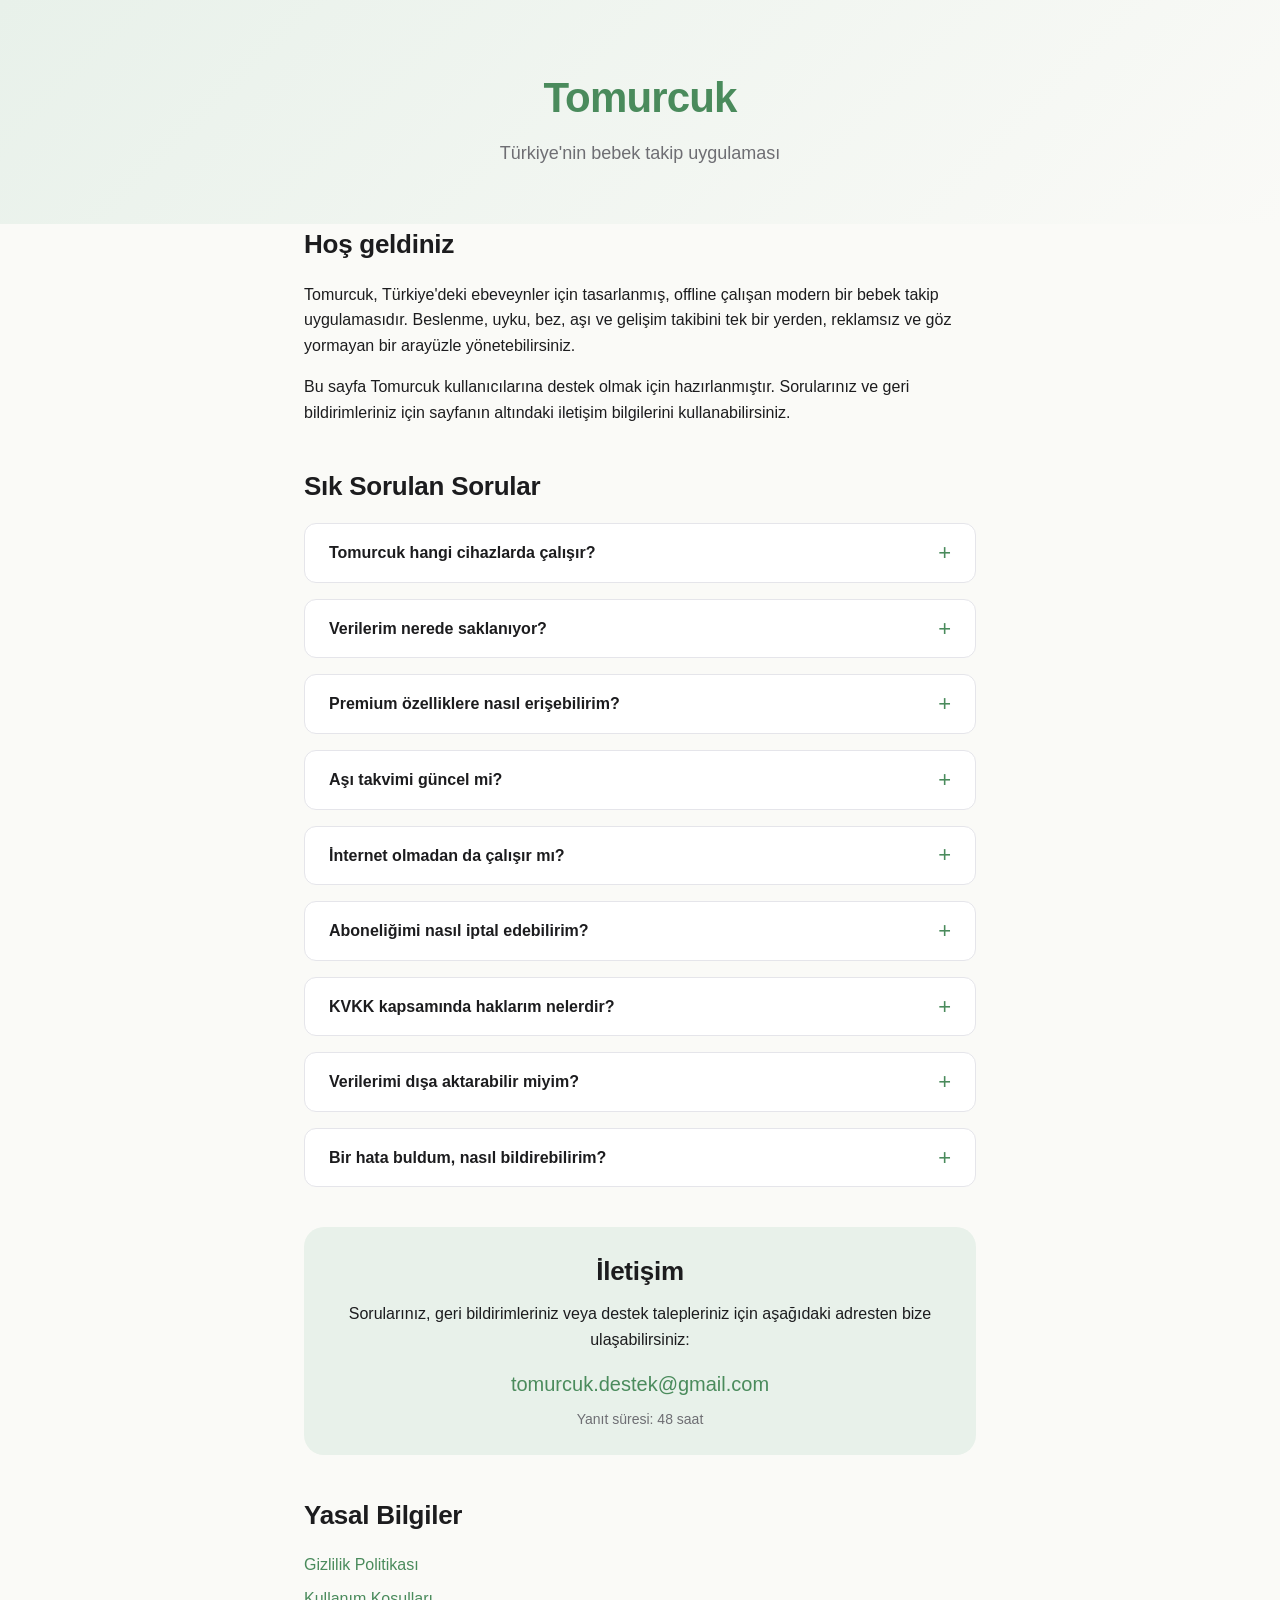
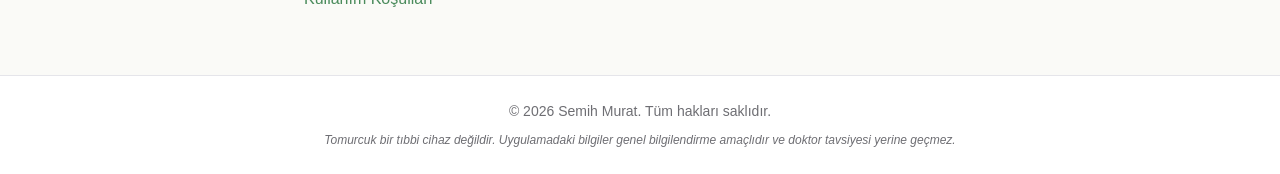
<file: index.html>
<!DOCTYPE html>
<html lang="tr">
<head>
  <meta charset="UTF-8">
  <meta name="viewport" content="width=device-width, initial-scale=1.0">
  <meta name="description" content="Tomurcuk — Türkiye'ye özel, KVKK uyumlu bebek takip uygulaması. Beslenme, uyku, bez, aşı ve gelişim takibi tek bir yerde.">
  <title>Tomurcuk — Destek</title>
  <link rel="stylesheet" href="style.css">
</head>
<body>
  <header class="hero">
    <div class="container">
      <h1 class="logo">Tomurcuk</h1>
      <p class="tagline">Türkiye'nin bebek takip uygulaması</p>
    </div>
  </header>

  <main class="container">
    <section class="intro">
      <h2>Hoş geldiniz</h2>
      <p>
        Tomurcuk, Türkiye'deki ebeveynler için tasarlanmış, offline çalışan
        modern bir bebek takip uygulamasıdır. Beslenme, uyku, bez, aşı ve
        gelişim takibini tek bir yerden, reklamsız ve göz yormayan bir arayüzle
        yönetebilirsiniz.
      </p>
      <p>
        Bu sayfa Tomurcuk kullanıcılarına destek olmak için hazırlanmıştır.
        Sorularınız ve geri bildirimleriniz için sayfanın altındaki iletişim
        bilgilerini kullanabilirsiniz.
      </p>
    </section>

    <section class="faq">
      <h2>Sık Sorulan Sorular</h2>

      <details>
        <summary>Tomurcuk hangi cihazlarda çalışır?</summary>
        <p>
          Tomurcuk, iOS 26.0 ve üzeri sürümlere sahip iPhone cihazlarda çalışır.
        </p>
      </details>

      <details>
        <summary>Verilerim nerede saklanıyor?</summary>
        <p>
          Tüm bebek verileri yalnızca cihazınızda saklanır. Tomurcuk hiçbir
          sunucuya veri göndermez, hesap oluşturmanızı istemez ve verilerinizi
          hiçbir zaman üçüncü taraflarla paylaşmaz. iPhone'unuzun iCloud
          Yedekleme özelliği açıksa, uygulama verileri cihazınızın genel
          yedeğine dahil edilebilir.
        </p>
      </details>

      <details>
        <summary>Premium özelliklere nasıl erişebilirim?</summary>
        <p>
          Premium; uyku penceresi tahmini, haftalık içgörüler, PDF doktor raporu
          ve birden fazla bebek takibini (en fazla 4) içerir. Aylık ve yıllık
          otomatik yenilenen abonelik olarak sunulur; güncel fiyatlar uygulama
          içinde ve App Store'da gösterilir. Yıllık planda uygun yeni aboneler
          için 7 gün ücretsiz deneme vardır. Aboneliği uygulamada
          <strong>Ayarlar &rarr; Premium'a geç</strong> ekranından
          başlatabilirsiniz. Tüm satın alımlar Apple App Store üzerinden
          işlenir. Ayrıntılar için <a href="terms.html">Kullanım Koşulları</a>
          sayfasına bakabilirsiniz. Kayıt, aşı, gelişim ve büyüme takibi gibi
          tüm temel özellikler ücretsizdir.
        </p>
      </details>


      <details>
        <summary>Aşı takvimi güncel mi?</summary>
        <p>
          Evet. Tomurcuk, T.C. Sağlık Bakanlığı'nın 2026 güncel bebeklik dönemi
          aşı takvimini içerir. 6'lı karma aşı (DaBT-İPA-Hib-HepB) dahil tüm
          aşılar takvime uygun şekilde planlanır.
        </p>
      </details>

      <details>
        <summary>İnternet olmadan da çalışır mı?</summary>
        <p>
          Evet. Tomurcuk offline-first prensibiyle tasarlanmıştır. Beslenme,
          uyku, bez, aşı, gelişim takibi ve tüm temel özellikler internet
          bağlantısı olmadan tam işlevsel çalışır. Yalnızca Premium satın alma
          ve abonelik doğrulama işlemleri için App Store bağlantısı gerekir.
        </p>
      </details>

      <details>
        <summary>Aboneliğimi nasıl iptal edebilirim?</summary>
        <p>
          App Store abonelikleri Apple üzerinden yönetilir. iPhone'unuzda
          <strong>Ayarlar &rarr; [Adınız] &rarr; Abonelikler</strong> yolunu
          izleyerek Tomurcuk aboneliğinizi iptal edebilirsiniz. İptal sonrası
          mevcut abonelik dönemi sonuna kadar premium özelliklerden
          yararlanmaya devam edersiniz.
        </p>
      </details>

      <details>
        <summary>KVKK kapsamında haklarım nelerdir?</summary>
        <p>
          6698 sayılı Kişisel Verilerin Korunması Kanunu kapsamında verilerinize
          erişme, düzeltme, silme ve işlenmesine itiraz etme haklarınız vardır.
          Tomurcuk verilerinizi cihazınızda tuttuğu için verilerinize doğrudan
          uygulama içinden erişebilir, dilediğiniz zaman silebilirsiniz.
          Detaylı bilgi için <a href="privacy.html">Gizlilik Politikası</a>
          sayfasını inceleyebilirsiniz.
        </p>
      </details>

      <details>
        <summary>Verilerimi dışa aktarabilir miyim?</summary>
        <p>
          Evet. Tüm kullanıcılar verilerini JSON formatında dışa aktarabilir.
          Premium kullanıcılar ayrıca doktor randevuları için hazır PDF rapor
          oluşturabilir. Bu özellikler <strong>Ayarlar &rarr; Veri &rarr;
          Verileri Dışarı Aktar</strong> ekranında yer alır.
        </p>
      </details>

      <details>
        <summary>Bir hata buldum, nasıl bildirebilirim?</summary>
        <p>
          Karşılaştığınız sorunu mümkünse cihaz modeli, iOS sürümü ve sorunun
          oluştuğu adımlarla birlikte
          <a href="mailto:tomurcuk.destek@gmail.com">tomurcuk.destek@gmail.com</a> adresine
          iletmeniz yeterlidir. Geri bildirimlerinize 48 saat içinde dönüş
          yaparız.
        </p>
      </details>
    </section>

    <section class="contact">
      <h2>İletişim</h2>
      <p>
        Sorularınız, geri bildirimleriniz veya destek talepleriniz için
        aşağıdaki adresten bize ulaşabilirsiniz:
      </p>
      <p class="email">
        <a href="mailto:tomurcuk.destek@gmail.com">tomurcuk.destek@gmail.com</a>
      </p>
      <p class="response-time">Yanıt süresi: 48 saat</p>
    </section>

    <section class="links">
      <h2>Yasal Bilgiler</h2>
      <ul>
        <li><a href="privacy.html">Gizlilik Politikası</a></li>
        <li><a href="terms.html">Kullanım Koşulları</a></li>
      </ul>
    </section>
  </main>

  <footer>
    <div class="container">
      <p>&copy; 2026 Semih Murat. Tüm hakları saklıdır.</p>
      <p class="disclaimer">
        Tomurcuk bir tıbbi cihaz değildir. Uygulamadaki bilgiler genel
        bilgilendirme amaçlıdır ve doktor tavsiyesi yerine geçmez.
      </p>
    </div>
  </footer>
</body>
</html>
</file>
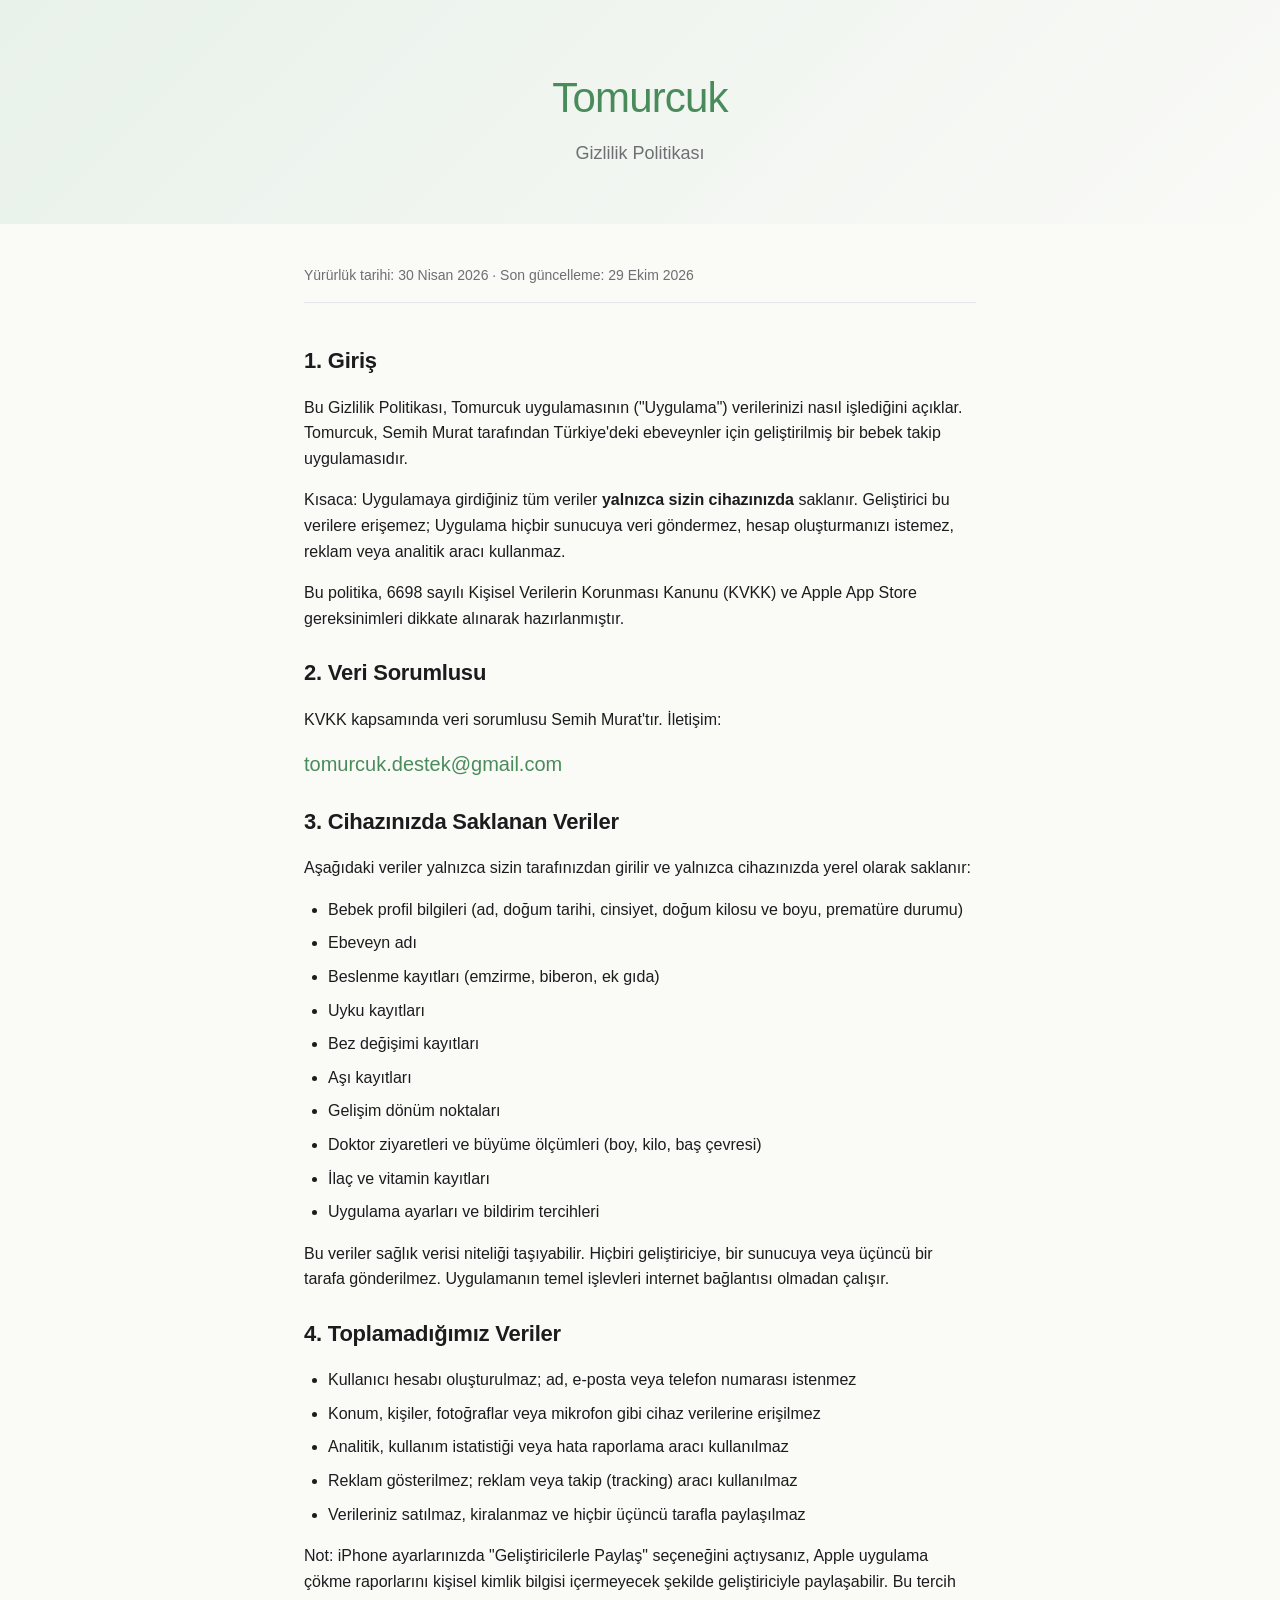
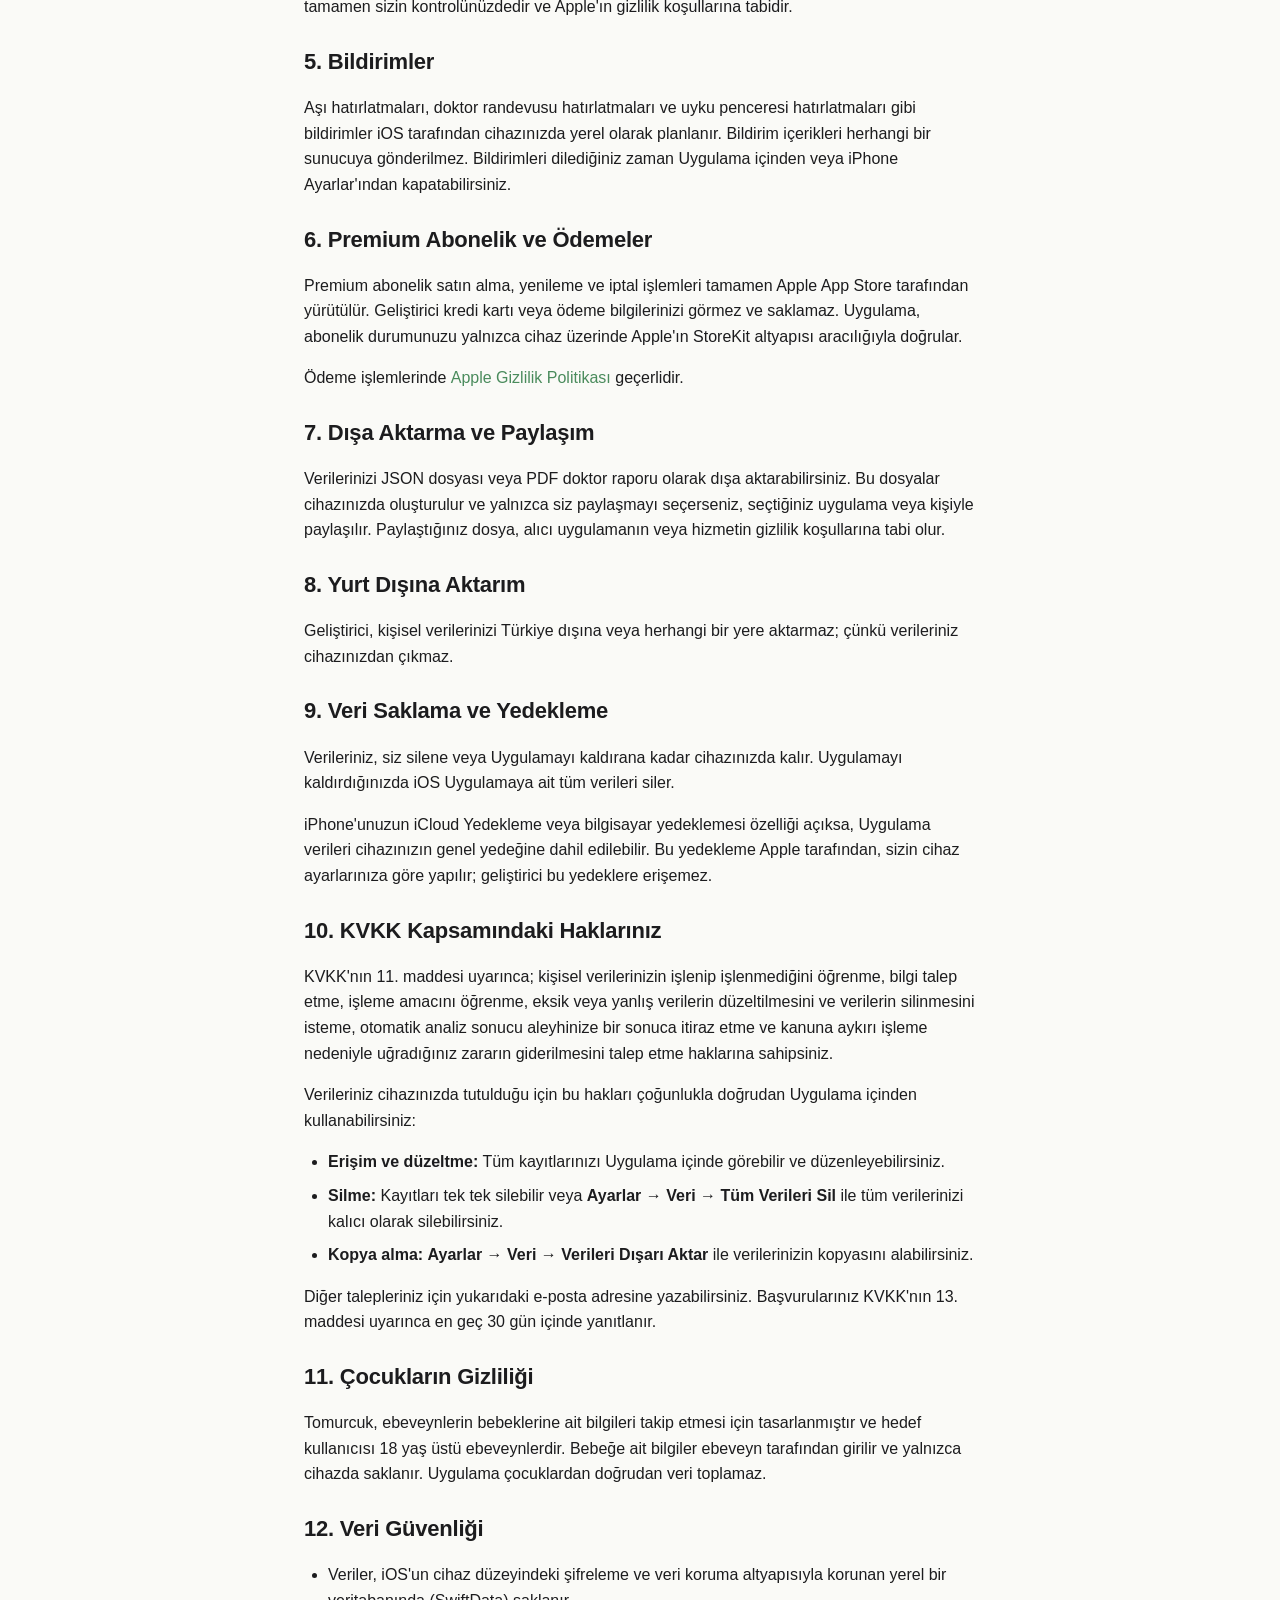
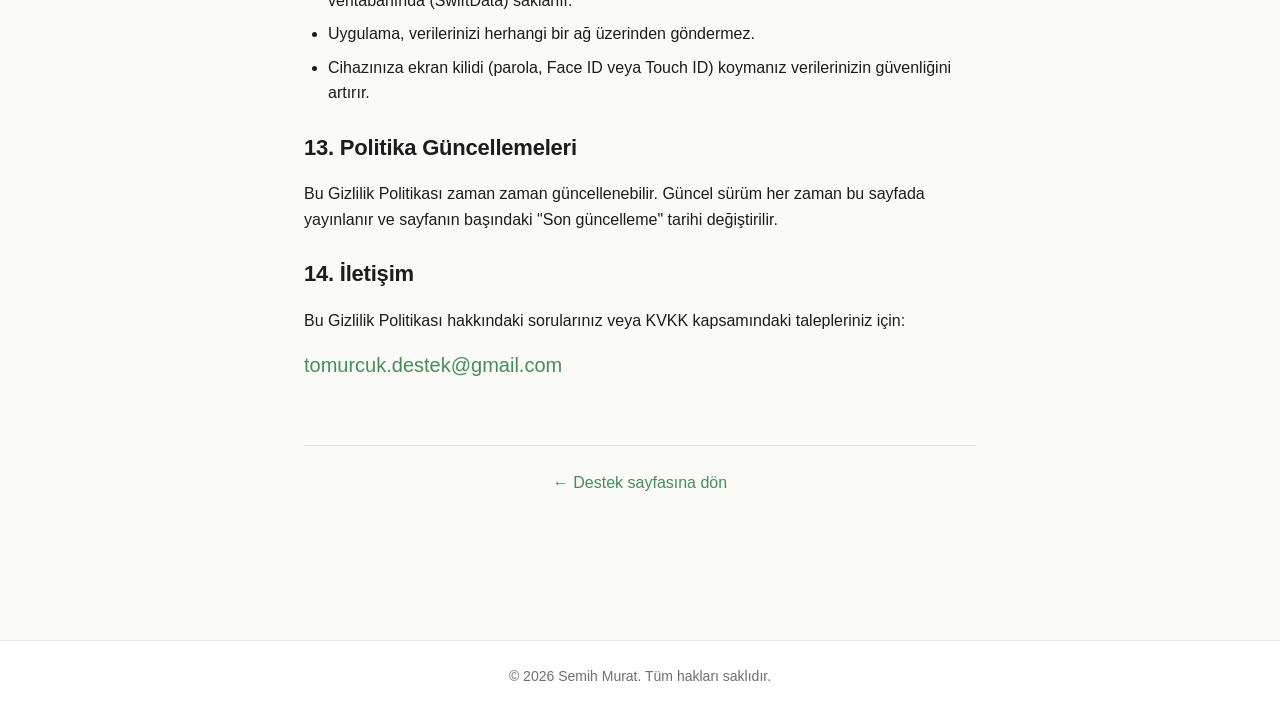
<file: privacy.html>
<!DOCTYPE html>
<html lang="tr">
<head>
  <meta charset="UTF-8">
  <meta name="viewport" content="width=device-width, initial-scale=1.0">
  <meta name="description" content="Tomurcuk uygulamasının gizlilik politikası ve KVKK aydınlatma metni.">
  <title>Tomurcuk — Gizlilik Politikası</title>
  <link rel="stylesheet" href="style.css">
</head>
<body>
  <header class="hero">
    <div class="container">
      <h1 class="logo"><a href="index.html">Tomurcuk</a></h1>
      <p class="tagline">Gizlilik Politikası</p>
    </div>
  </header>

  <main class="container legal">
    <p class="meta">Yürürlük tarihi: 30 Nisan 2026 &middot; Son güncelleme: 29 Ekim 2026</p>

    <section>
      <h2>1. Giriş</h2>
      <p>
        Bu Gizlilik Politikası, Tomurcuk uygulamasının ("Uygulama") verilerinizi
        nasıl işlediğini açıklar. Tomurcuk, Semih Murat tarafından Türkiye'deki
        ebeveynler için geliştirilmiş bir bebek takip uygulamasıdır.
      </p>
      <p>
        Kısaca: Uygulamaya girdiğiniz tüm veriler <strong>yalnızca sizin
        cihazınızda</strong> saklanır. Geliştirici bu verilere erişemez; Uygulama
        hiçbir sunucuya veri göndermez, hesap oluşturmanızı istemez, reklam veya
        analitik aracı kullanmaz.
      </p>
      <p>
        Bu politika, 6698 sayılı Kişisel Verilerin Korunması Kanunu (KVKK) ve
        Apple App Store gereksinimleri dikkate alınarak hazırlanmıştır.
      </p>
    </section>

    <section>
      <h2>2. Veri Sorumlusu</h2>
      <p>
        KVKK kapsamında veri sorumlusu Semih Murat'tır. İletişim:
      </p>
      <p class="email">
        <a href="mailto:tomurcuk.destek@gmail.com">tomurcuk.destek@gmail.com</a>
      </p>
    </section>

    <section>
      <h2>3. Cihazınızda Saklanan Veriler</h2>
      <p>
        Aşağıdaki veriler yalnızca sizin tarafınızdan girilir ve yalnızca
        cihazınızda yerel olarak saklanır:
      </p>
      <ul>
        <li>Bebek profil bilgileri (ad, doğum tarihi, cinsiyet, doğum kilosu ve boyu, prematüre durumu)</li>
        <li>Ebeveyn adı</li>
        <li>Beslenme kayıtları (emzirme, biberon, ek gıda)</li>
        <li>Uyku kayıtları</li>
        <li>Bez değişimi kayıtları</li>
        <li>Aşı kayıtları</li>
        <li>Gelişim dönüm noktaları</li>
        <li>Doktor ziyaretleri ve büyüme ölçümleri (boy, kilo, baş çevresi)</li>
        <li>İlaç ve vitamin kayıtları</li>
        <li>Uygulama ayarları ve bildirim tercihleri</li>
      </ul>
      <p>
        Bu veriler sağlık verisi niteliği taşıyabilir. Hiçbiri geliştiriciye,
        bir sunucuya veya üçüncü bir tarafa gönderilmez. Uygulamanın temel
        işlevleri internet bağlantısı olmadan çalışır.
      </p>
    </section>

    <section>
      <h2>4. Toplamadığımız Veriler</h2>
      <ul>
        <li>Kullanıcı hesabı oluşturulmaz; ad, e-posta veya telefon numarası istenmez</li>
        <li>Konum, kişiler, fotoğraflar veya mikrofon gibi cihaz verilerine erişilmez</li>
        <li>Analitik, kullanım istatistiği veya hata raporlama aracı kullanılmaz</li>
        <li>Reklam gösterilmez; reklam veya takip (tracking) aracı kullanılmaz</li>
        <li>Verileriniz satılmaz, kiralanmaz ve hiçbir üçüncü tarafla paylaşılmaz</li>
      </ul>
      <p>
        Not: iPhone ayarlarınızda "Geliştiricilerle Paylaş" seçeneğini
        açtıysanız, Apple uygulama çökme raporlarını kişisel kimlik bilgisi
        içermeyecek şekilde geliştiriciyle paylaşabilir. Bu tercih tamamen
        sizin kontrolünüzdedir ve Apple'ın gizlilik koşullarına tabidir.
      </p>
    </section>

    <section>
      <h2>5. Bildirimler</h2>
      <p>
        Aşı hatırlatmaları, doktor randevusu hatırlatmaları ve uyku penceresi
        hatırlatmaları gibi bildirimler iOS tarafından cihazınızda yerel olarak
        planlanır. Bildirim içerikleri herhangi bir sunucuya gönderilmez.
        Bildirimleri dilediğiniz zaman Uygulama içinden veya iPhone
        Ayarlar'ından kapatabilirsiniz.
      </p>
    </section>

    <section>
      <h2>6. Premium Abonelik ve Ödemeler</h2>
      <p>
        Premium abonelik satın alma, yenileme ve iptal işlemleri tamamen Apple
        App Store tarafından yürütülür. Geliştirici kredi kartı veya ödeme
        bilgilerinizi görmez ve saklamaz. Uygulama, abonelik durumunuzu yalnızca
        cihaz üzerinde Apple'ın StoreKit altyapısı aracılığıyla doğrular.
      </p>
      <p>
        Ödeme işlemlerinde
        <a href="https://www.apple.com/tr/legal/privacy/" target="_blank" rel="noopener">Apple Gizlilik Politikası</a>
        geçerlidir.
      </p>
    </section>

    <section>
      <h2>7. Dışa Aktarma ve Paylaşım</h2>
      <p>
        Verilerinizi JSON dosyası veya PDF doktor raporu olarak dışa
        aktarabilirsiniz. Bu dosyalar cihazınızda oluşturulur ve yalnızca siz
        paylaşmayı seçerseniz, seçtiğiniz uygulama veya kişiyle paylaşılır.
        Paylaştığınız dosya, alıcı uygulamanın veya hizmetin gizlilik
        koşullarına tabi olur.
      </p>
    </section>

    <section>
      <h2>8. Yurt Dışına Aktarım</h2>
      <p>
        Geliştirici, kişisel verilerinizi Türkiye dışına veya herhangi bir
        yere aktarmaz; çünkü verileriniz cihazınızdan çıkmaz.
      </p>
    </section>

    <section>
      <h2>9. Veri Saklama ve Yedekleme</h2>
      <p>
        Verileriniz, siz silene veya Uygulamayı kaldırana kadar cihazınızda
        kalır. Uygulamayı kaldırdığınızda iOS Uygulamaya ait tüm verileri
        siler.
      </p>
      <p>
        iPhone'unuzun iCloud Yedekleme veya bilgisayar yedeklemesi özelliği
        açıksa, Uygulama verileri cihazınızın genel yedeğine dahil edilebilir.
        Bu yedekleme Apple tarafından, sizin cihaz ayarlarınıza göre yapılır;
        geliştirici bu yedeklere erişemez.
      </p>
    </section>

    <section>
      <h2>10. KVKK Kapsamındaki Haklarınız</h2>
      <p>
        KVKK'nın 11. maddesi uyarınca; kişisel verilerinizin işlenip
        işlenmediğini öğrenme, bilgi talep etme, işleme amacını öğrenme,
        eksik veya yanlış verilerin düzeltilmesini ve verilerin silinmesini
        isteme, otomatik analiz sonucu aleyhinize bir sonuca itiraz etme ve
        kanuna aykırı işleme nedeniyle uğradığınız zararın giderilmesini talep
        etme haklarına sahipsiniz.
      </p>
      <p>
        Verileriniz cihazınızda tutulduğu için bu hakları çoğunlukla doğrudan
        Uygulama içinden kullanabilirsiniz:
      </p>
      <ul>
        <li><strong>Erişim ve düzeltme:</strong> Tüm kayıtlarınızı Uygulama içinde görebilir ve düzenleyebilirsiniz.</li>
        <li><strong>Silme:</strong> Kayıtları tek tek silebilir veya <strong>Ayarlar &rarr; Veri &rarr; Tüm Verileri Sil</strong> ile tüm verilerinizi kalıcı olarak silebilirsiniz.</li>
        <li><strong>Kopya alma:</strong> <strong>Ayarlar &rarr; Veri &rarr; Verileri Dışarı Aktar</strong> ile verilerinizin kopyasını alabilirsiniz.</li>
      </ul>
      <p>
        Diğer talepleriniz için yukarıdaki e-posta adresine yazabilirsiniz.
        Başvurularınız KVKK'nın 13. maddesi uyarınca en geç 30 gün içinde
        yanıtlanır.
      </p>
    </section>

    <section>
      <h2>11. Çocukların Gizliliği</h2>
      <p>
        Tomurcuk, ebeveynlerin bebeklerine ait bilgileri takip etmesi için
        tasarlanmıştır ve hedef kullanıcısı 18 yaş üstü ebeveynlerdir.
        Bebeğe ait bilgiler ebeveyn tarafından girilir ve yalnızca cihazda
        saklanır. Uygulama çocuklardan doğrudan veri toplamaz.
      </p>
    </section>

    <section>
      <h2>12. Veri Güvenliği</h2>
      <ul>
        <li>Veriler, iOS'un cihaz düzeyindeki şifreleme ve veri koruma altyapısıyla korunan yerel bir veritabanında (SwiftData) saklanır.</li>
        <li>Uygulama, verilerinizi herhangi bir ağ üzerinden göndermez.</li>
        <li>Cihazınıza ekran kilidi (parola, Face ID veya Touch ID) koymanız verilerinizin güvenliğini artırır.</li>
      </ul>
    </section>

    <section>
      <h2>13. Politika Güncellemeleri</h2>
      <p>
        Bu Gizlilik Politikası zaman zaman güncellenebilir. Güncel sürüm her
        zaman bu sayfada yayınlanır ve sayfanın başındaki "Son güncelleme"
        tarihi değiştirilir.
      </p>
    </section>

    <section>
      <h2>14. İletişim</h2>
      <p>
        Bu Gizlilik Politikası hakkındaki sorularınız veya KVKK kapsamındaki
        talepleriniz için:
      </p>
      <p class="email">
        <a href="mailto:tomurcuk.destek@gmail.com">tomurcuk.destek@gmail.com</a>
      </p>
    </section>

    <p class="back-link">
      <a href="index.html">&larr; Destek sayfasına dön</a>
    </p>
  </main>

  <footer>
    <div class="container">
      <p>&copy; 2026 Semih Murat. Tüm hakları saklıdır.</p>
    </div>
  </footer>
</body>
</html>
</file>
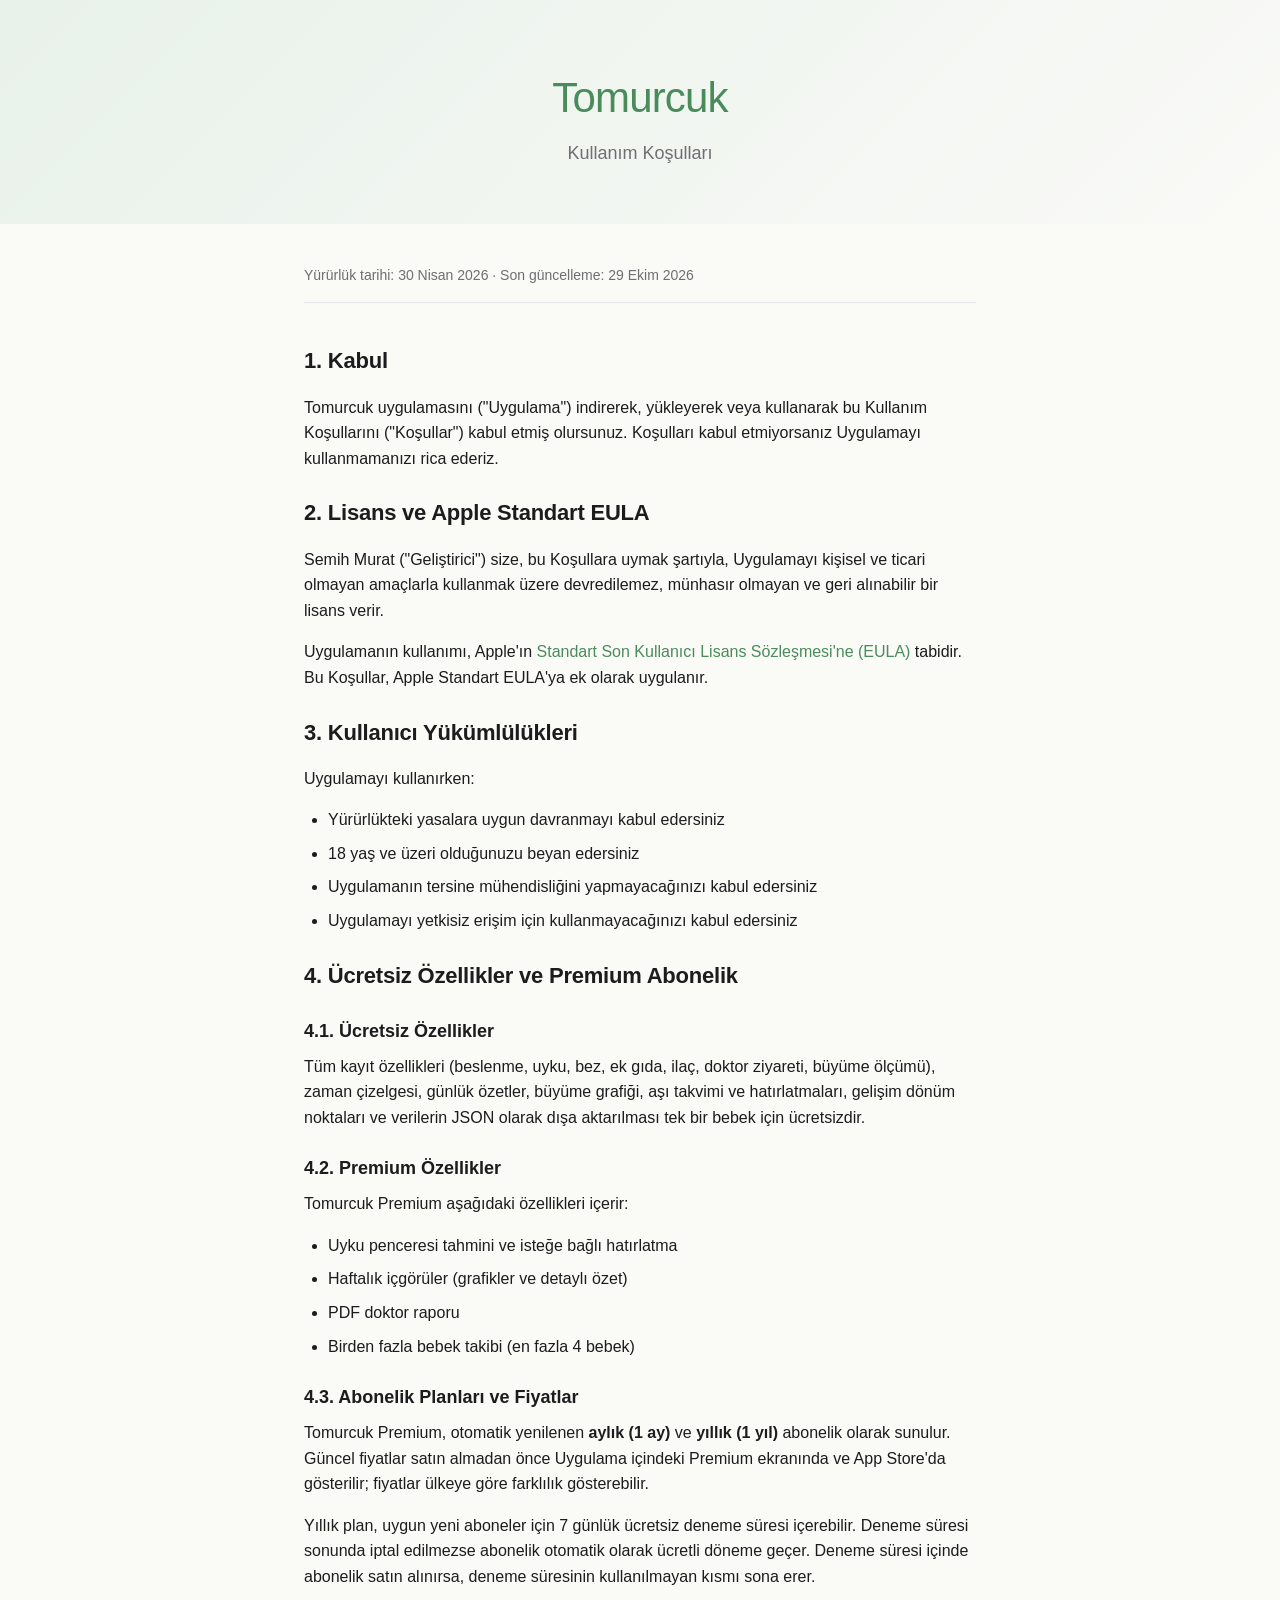
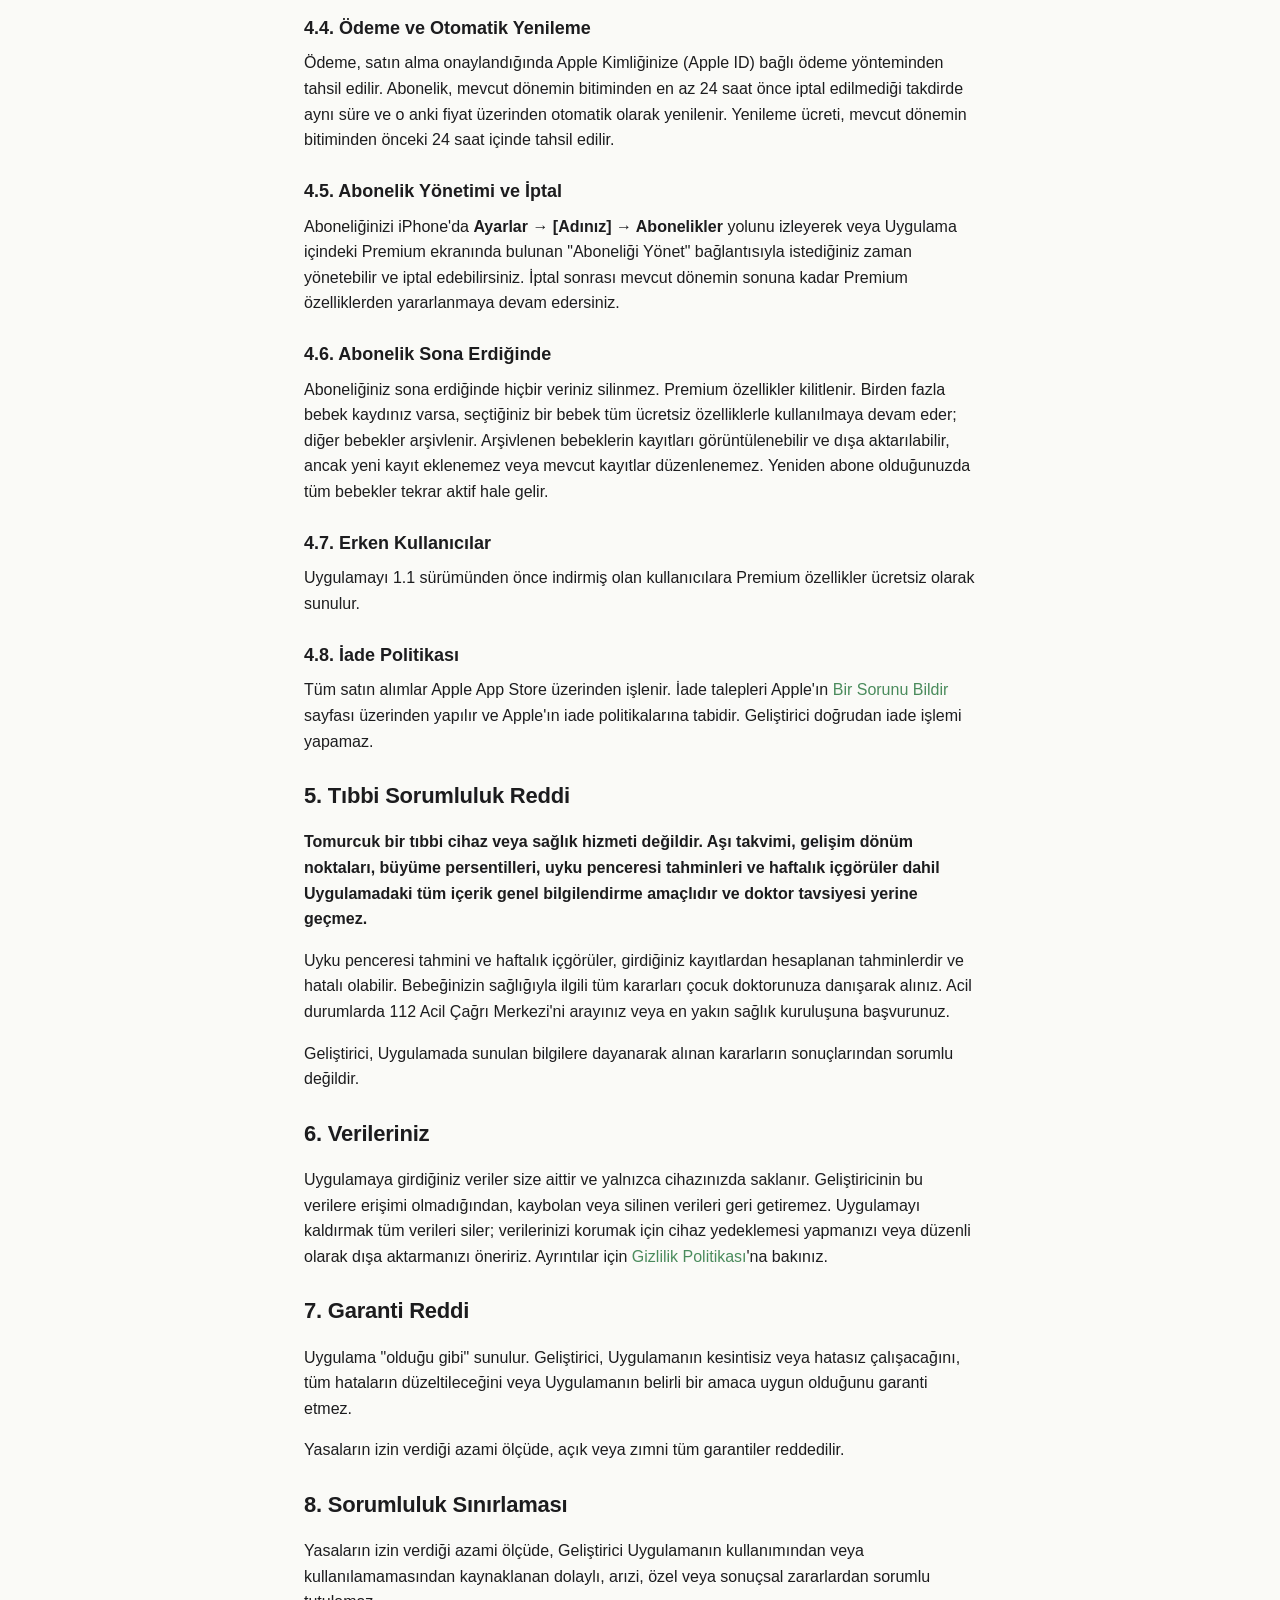
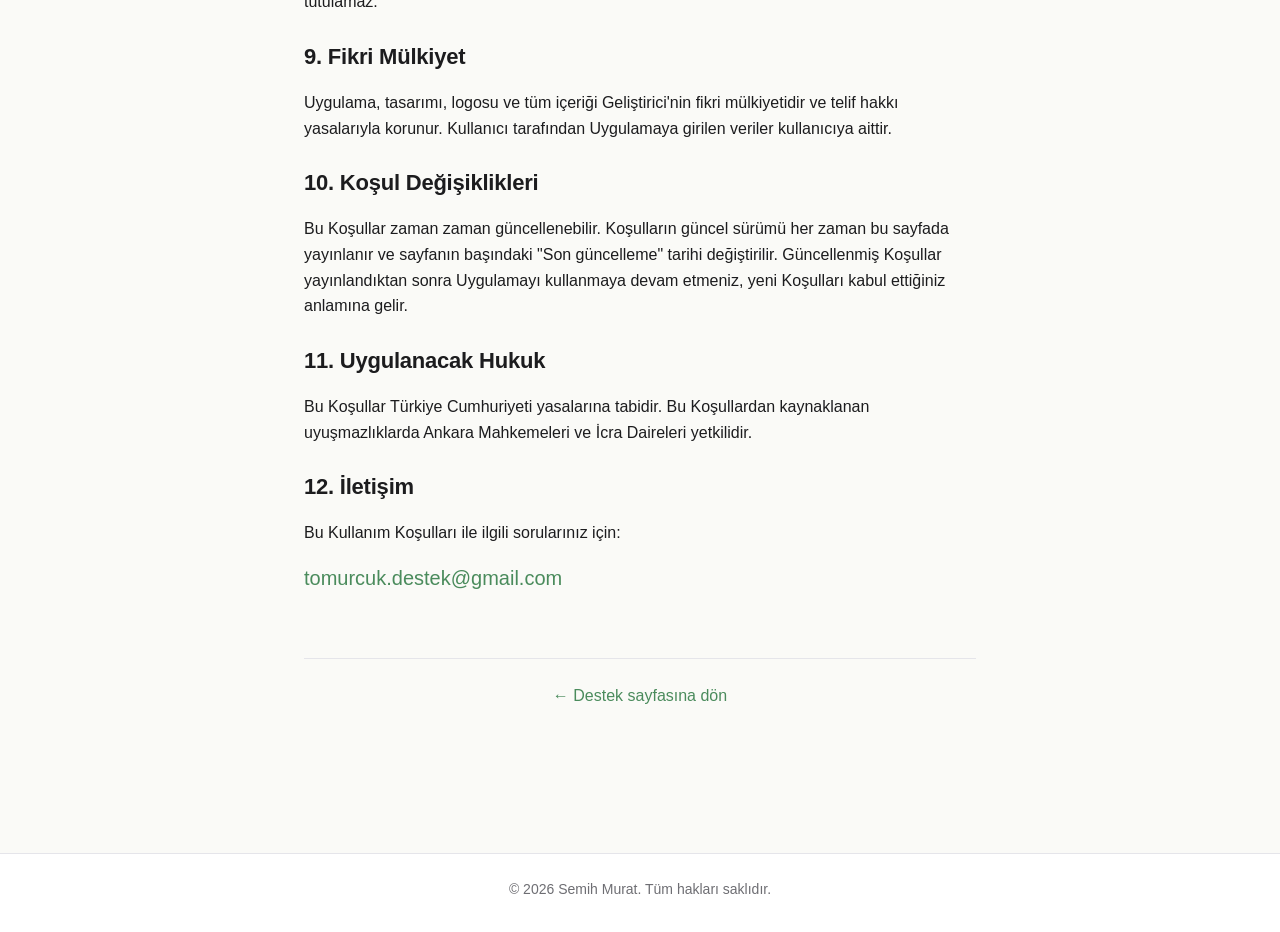
<file: terms.html>
<!DOCTYPE html>
<html lang="tr">
<head>
  <meta charset="UTF-8">
  <meta name="viewport" content="width=device-width, initial-scale=1.0">
  <meta name="description" content="Tomurcuk uygulamasının kullanım koşulları.">
  <title>Tomurcuk — Kullanım Koşulları</title>
  <link rel="stylesheet" href="style.css">
</head>
<body>
  <header class="hero">
    <div class="container">
      <h1 class="logo"><a href="index.html">Tomurcuk</a></h1>
      <p class="tagline">Kullanım Koşulları</p>
    </div>
  </header>

  <main class="container legal">
    <p class="meta">Yürürlük tarihi: 30 Nisan 2026 &middot; Son güncelleme: 29 Ekim 2026</p>

    <section>
      <h2>1. Kabul</h2>
      <p>
        Tomurcuk uygulamasını ("Uygulama") indirerek, yükleyerek veya kullanarak
        bu Kullanım Koşullarını ("Koşullar") kabul etmiş olursunuz. Koşulları
        kabul etmiyorsanız Uygulamayı kullanmamanızı rica ederiz.
      </p>
    </section>

    <section>
      <h2>2. Lisans ve Apple Standart EULA</h2>
      <p>
        Semih Murat ("Geliştirici") size, bu Koşullara uymak şartıyla,
        Uygulamayı kişisel ve ticari olmayan amaçlarla kullanmak üzere
        devredilemez, münhasır olmayan ve geri alınabilir bir lisans verir.
      </p>
      <p>
        Uygulamanın kullanımı, Apple'ın
        <a href="https://www.apple.com/legal/internet-services/itunes/dev/stdeula/" target="_blank" rel="noopener">Standart Son Kullanıcı Lisans Sözleşmesi'ne (EULA)</a>
        tabidir. Bu Koşullar, Apple Standart EULA'ya ek olarak uygulanır.
      </p>
    </section>

    <section>
      <h2>3. Kullanıcı Yükümlülükleri</h2>
      <p>Uygulamayı kullanırken:</p>
      <ul>
        <li>Yürürlükteki yasalara uygun davranmayı kabul edersiniz</li>
        <li>18 yaş ve üzeri olduğunuzu beyan edersiniz</li>
        <li>Uygulamanın tersine mühendisliğini yapmayacağınızı kabul edersiniz</li>
        <li>Uygulamayı yetkisiz erişim için kullanmayacağınızı kabul edersiniz</li>
      </ul>
    </section>

    <section>
      <h2>4. Ücretsiz Özellikler ve Premium Abonelik</h2>

      <h3>4.1. Ücretsiz Özellikler</h3>
      <p>
        Tüm kayıt özellikleri (beslenme, uyku, bez, ek gıda, ilaç, doktor
        ziyareti, büyüme ölçümü), zaman çizelgesi, günlük özetler, büyüme
        grafiği, aşı takvimi ve hatırlatmaları, gelişim dönüm noktaları ve
        verilerin JSON olarak dışa aktarılması tek bir bebek için ücretsizdir.
      </p>

      <h3>4.2. Premium Özellikler</h3>
      <p>Tomurcuk Premium aşağıdaki özellikleri içerir:</p>
      <ul>
        <li>Uyku penceresi tahmini ve isteğe bağlı hatırlatma</li>
        <li>Haftalık içgörüler (grafikler ve detaylı özet)</li>
        <li>PDF doktor raporu</li>
        <li>Birden fazla bebek takibi (en fazla 4 bebek)</li>
      </ul>

      <h3>4.3. Abonelik Planları ve Fiyatlar</h3>
      <p>
        Tomurcuk Premium, otomatik yenilenen <strong>aylık (1 ay)</strong> ve
        <strong>yıllık (1 yıl)</strong> abonelik olarak sunulur. Güncel fiyatlar
        satın almadan önce Uygulama içindeki Premium ekranında ve App Store'da
        gösterilir; fiyatlar ülkeye göre farklılık gösterebilir.
      </p>
      <p>
        Yıllık plan, uygun yeni aboneler için 7 günlük ücretsiz deneme süresi
        içerebilir. Deneme süresi sonunda iptal edilmezse abonelik otomatik
        olarak ücretli döneme geçer. Deneme süresi içinde abonelik satın
        alınırsa, deneme süresinin kullanılmayan kısmı sona erer.
      </p>

      <h3>4.4. Ödeme ve Otomatik Yenileme</h3>
      <p>
        Ödeme, satın alma onaylandığında Apple Kimliğinize (Apple ID) bağlı
        ödeme yönteminden tahsil edilir. Abonelik, mevcut dönemin bitiminden en
        az 24 saat önce iptal edilmediği takdirde aynı süre ve o anki fiyat
        üzerinden otomatik olarak yenilenir. Yenileme ücreti, mevcut dönemin
        bitiminden önceki 24 saat içinde tahsil edilir.
      </p>

      <h3>4.5. Abonelik Yönetimi ve İptal</h3>
      <p>
        Aboneliğinizi iPhone'da <strong>Ayarlar &rarr; [Adınız] &rarr;
        Abonelikler</strong> yolunu izleyerek veya Uygulama içindeki Premium
        ekranında bulunan "Aboneliği Yönet" bağlantısıyla istediğiniz zaman
        yönetebilir ve iptal edebilirsiniz. İptal sonrası mevcut dönemin
        sonuna kadar Premium özelliklerden yararlanmaya devam edersiniz.
      </p>

      <h3>4.6. Abonelik Sona Erdiğinde</h3>
      <p>
        Aboneliğiniz sona erdiğinde hiçbir veriniz silinmez. Premium
        özellikler kilitlenir. Birden fazla bebek kaydınız varsa, seçtiğiniz
        bir bebek tüm ücretsiz özelliklerle kullanılmaya devam eder; diğer
        bebekler arşivlenir. Arşivlenen bebeklerin kayıtları görüntülenebilir
        ve dışa aktarılabilir, ancak yeni kayıt eklenemez veya mevcut kayıtlar
        düzenlenemez. Yeniden abone olduğunuzda tüm bebekler tekrar aktif
        hale gelir.
      </p>

      <h3>4.7. Erken Kullanıcılar</h3>
      <p>
        Uygulamayı 1.1 sürümünden önce indirmiş olan kullanıcılara Premium
        özellikler ücretsiz olarak sunulur.
      </p>

      <h3>4.8. İade Politikası</h3>
      <p>
        Tüm satın alımlar Apple App Store üzerinden işlenir. İade talepleri
        Apple'ın
        <a href="https://reportaproblem.apple.com" target="_blank" rel="noopener">Bir Sorunu Bildir</a>
        sayfası üzerinden yapılır ve Apple'ın iade politikalarına tabidir.
        Geliştirici doğrudan iade işlemi yapamaz.
      </p>
    </section>

    <section>
      <h2>5. Tıbbi Sorumluluk Reddi</h2>
      <p>
        <strong>
          Tomurcuk bir tıbbi cihaz veya sağlık hizmeti değildir. Aşı takvimi,
          gelişim dönüm noktaları, büyüme persentilleri, uyku penceresi
          tahminleri ve haftalık içgörüler dahil Uygulamadaki tüm içerik genel
          bilgilendirme amaçlıdır ve doktor tavsiyesi yerine geçmez.
        </strong>
      </p>
      <p>
        Uyku penceresi tahmini ve haftalık içgörüler, girdiğiniz kayıtlardan
        hesaplanan tahminlerdir ve hatalı olabilir. Bebeğinizin sağlığıyla
        ilgili tüm kararları çocuk doktorunuza danışarak alınız. Acil
        durumlarda 112 Acil Çağrı Merkezi'ni arayınız veya en yakın sağlık
        kuruluşuna başvurunuz.
      </p>
      <p>
        Geliştirici, Uygulamada sunulan bilgilere dayanarak alınan kararların
        sonuçlarından sorumlu değildir.
      </p>
    </section>

    <section>
      <h2>6. Verileriniz</h2>
      <p>
        Uygulamaya girdiğiniz veriler size aittir ve yalnızca cihazınızda
        saklanır. Geliştiricinin bu verilere erişimi olmadığından, kaybolan
        veya silinen verileri geri getiremez. Uygulamayı kaldırmak tüm
        verileri siler; verilerinizi korumak için cihaz yedeklemesi yapmanızı
        veya düzenli olarak dışa aktarmanızı öneririz. Ayrıntılar için
        <a href="privacy.html">Gizlilik Politikası</a>'na bakınız.
      </p>
    </section>

    <section>
      <h2>7. Garanti Reddi</h2>
      <p>
        Uygulama "olduğu gibi" sunulur. Geliştirici, Uygulamanın kesintisiz veya
        hatasız çalışacağını, tüm hataların düzeltileceğini veya Uygulamanın
        belirli bir amaca uygun olduğunu garanti etmez.
      </p>
      <p>
        Yasaların izin verdiği azami ölçüde, açık veya zımni tüm garantiler
        reddedilir.
      </p>
    </section>

    <section>
      <h2>8. Sorumluluk Sınırlaması</h2>
      <p>
        Yasaların izin verdiği azami ölçüde, Geliştirici Uygulamanın kullanımından
        veya kullanılamamasından kaynaklanan dolaylı, arızi, özel veya sonuçsal
        zararlardan sorumlu tutulamaz.
      </p>
    </section>

    <section>
      <h2>9. Fikri Mülkiyet</h2>
      <p>
        Uygulama, tasarımı, logosu ve tüm içeriği Geliştirici'nin fikri
        mülkiyetidir ve telif hakkı yasalarıyla korunur. Kullanıcı tarafından
        Uygulamaya girilen veriler kullanıcıya aittir.
      </p>
    </section>

    <section>
      <h2>10. Koşul Değişiklikleri</h2>
      <p>
        Bu Koşullar zaman zaman güncellenebilir. Koşulların güncel sürümü her
        zaman bu sayfada yayınlanır ve sayfanın başındaki "Son güncelleme"
        tarihi değiştirilir. Güncellenmiş Koşullar yayınlandıktan sonra
        Uygulamayı kullanmaya devam etmeniz, yeni Koşulları kabul ettiğiniz
        anlamına gelir.
      </p>
    </section>

    <section>
      <h2>11. Uygulanacak Hukuk</h2>
      <p>
        Bu Koşullar Türkiye Cumhuriyeti yasalarına tabidir. Bu Koşullardan
        kaynaklanan uyuşmazlıklarda Ankara Mahkemeleri ve İcra Daireleri
        yetkilidir.
      </p>
    </section>

    <section>
      <h2>12. İletişim</h2>
      <p>
        Bu Kullanım Koşulları ile ilgili sorularınız için:
      </p>
      <p class="email">
        <a href="mailto:tomurcuk.destek@gmail.com">tomurcuk.destek@gmail.com</a>
      </p>
    </section>

    <p class="back-link">
      <a href="index.html">&larr; Destek sayfasına dön</a>
    </p>
  </main>

  <footer>
    <div class="container">
      <p>&copy; 2026 Semih Murat. Tüm hakları saklıdır.</p>
    </div>
  </footer>
</body>
</html>
</file>
<file: style.css>
/* Tomurcuk Destek Sayfası — Tasarım Dili
   ========================================
   Renk paleti uygulamadaki AppColors token'larıyla uyumlu:
   - primaryGreen tonları (Tomurcuk yeşili)
   - soft pastel arka planlar
   - generous whitespace
   - SF Pro / Inter rounded tipografi (system fallback)
*/

:root {
  --color-bg: #FAFAF7;
  --color-bg-card: #FFFFFF;
  --color-text-primary: #1C1C1E;
  --color-text-secondary: #6E6E73;
  --color-accent: #4A8B5C;
  --color-accent-soft: #E8F1EA;
  --color-border: #E5E5EA;
  --color-link: #4A8B5C;
  --color-link-hover: #2F6B41;

  --space-xs: 8px;
  --space-sm: 16px;
  --space-md: 24px;
  --space-lg: 40px;
  --space-xl: 64px;

  --radius-sm: 8px;
  --radius-md: 12px;
  --radius-lg: 20px;

  --font-display: -apple-system, BlinkMacSystemFont, "SF Pro Rounded", "SF Pro Display",
    "Inter", "Helvetica Neue", Arial, sans-serif;
  --font-body: -apple-system, BlinkMacSystemFont, "SF Pro Text", "Inter",
    "Helvetica Neue", Arial, sans-serif;

  --max-width: 720px;
}

@media (prefers-color-scheme: dark) {
  :root {
    --color-bg: #1C1C1E;
    --color-bg-card: #2C2C2E;
    --color-text-primary: #F2F2F7;
    --color-text-secondary: #AEAEB2;
    --color-accent: #7CB89A;
    --color-accent-soft: #2C3A30;
    --color-border: #38383A;
    --color-link: #7CB89A;
    --color-link-hover: #A8D4BC;
  }
}

* {
  box-sizing: border-box;
  margin: 0;
  padding: 0;
}

html {
  scroll-behavior: smooth;
}

body {
  background: var(--color-bg);
  color: var(--color-text-primary);
  font-family: var(--font-body);
  font-size: 16px;
  line-height: 1.6;
  -webkit-font-smoothing: antialiased;
  -moz-osx-font-smoothing: grayscale;
}

.container {
  max-width: var(--max-width);
  margin: 0 auto;
  padding: 0 var(--space-md);
}

/* Hero */
.hero {
  background: linear-gradient(135deg, var(--color-accent-soft) 0%, var(--color-bg) 100%);
  padding: var(--space-xl) 0 var(--space-lg);
  text-align: center;
}

.logo {
  font-family: var(--font-display);
  font-size: 42px;
  font-weight: 700;
  letter-spacing: -0.02em;
  color: var(--color-accent);
  margin-bottom: var(--space-xs);
}

.logo a {
  color: var(--color-accent);
  text-decoration: none;
}

.tagline {
  font-size: 18px;
  color: var(--color-text-secondary);
  font-weight: 500;
}

/* Main */
main {
  padding: var(--space-lg) var(--space-md);
}

main.legal {
  padding-top: var(--space-lg);
  padding-bottom: var(--space-xl);
}

section {
  margin-bottom: var(--space-lg);
}

h2 {
  font-family: var(--font-display);
  font-size: 26px;
  font-weight: 600;
  letter-spacing: -0.01em;
  margin-bottom: var(--space-sm);
  color: var(--color-text-primary);
}

h3 {
  font-family: var(--font-display);
  font-size: 18px;
  font-weight: 600;
  margin-top: var(--space-md);
  margin-bottom: var(--space-xs);
  color: var(--color-text-primary);
}

p {
  margin-bottom: var(--space-sm);
  color: var(--color-text-primary);
}

a {
  color: var(--color-link);
  text-decoration: none;
  font-weight: 500;
  transition: color 0.15s ease;
}

a:hover {
  color: var(--color-link-hover);
  text-decoration: underline;
}

ul {
  margin: var(--space-sm) 0;
  padding-left: var(--space-md);
}

li {
  margin-bottom: var(--space-xs);
  color: var(--color-text-primary);
}

strong {
  font-weight: 600;
  color: var(--color-text-primary);
}

/* FAQ */
.faq details {
  background: var(--color-bg-card);
  border: 1px solid var(--color-border);
  border-radius: var(--radius-md);
  padding: var(--space-sm) var(--space-md);
  margin-bottom: var(--space-sm);
  transition: border-color 0.15s ease;
}

.faq details[open] {
  border-color: var(--color-accent);
}

.faq summary {
  cursor: pointer;
  font-weight: 600;
  font-size: 16px;
  color: var(--color-text-primary);
  list-style: none;
  position: relative;
  padding-right: var(--space-md);
}

.faq summary::-webkit-details-marker {
  display: none;
}

.faq summary::after {
  content: "+";
  position: absolute;
  right: 0;
  top: 50%;
  transform: translateY(-50%);
  font-size: 22px;
  font-weight: 300;
  color: var(--color-accent);
  transition: transform 0.2s ease;
}

.faq details[open] summary::after {
  content: "−";
}

.faq details p {
  margin-top: var(--space-sm);
  color: var(--color-text-secondary);
}

/* Contact */
.contact {
  background: var(--color-accent-soft);
  border-radius: var(--radius-lg);
  padding: var(--space-md);
  text-align: center;
}

.contact h2 {
  margin-bottom: var(--space-xs);
}

.email {
  font-size: 20px;
  font-weight: 600;
  margin: var(--space-sm) 0 var(--space-xs);
}

.response-time {
  font-size: 14px;
  color: var(--color-text-secondary);
  margin: 0;
}

/* Links */
.links ul {
  list-style: none;
  padding: 0;
}

.links li {
  margin-bottom: var(--space-xs);
}

/* Legal Pages */
.legal .meta {
  font-size: 14px;
  color: var(--color-text-secondary);
  margin-bottom: var(--space-lg);
  padding-bottom: var(--space-sm);
  border-bottom: 1px solid var(--color-border);
}

.legal section {
  margin-bottom: var(--space-md);
}

.legal h2 {
  font-size: 22px;
  margin-top: var(--space-lg);
}

.legal h2:first-of-type {
  margin-top: 0;
}

.back-link {
  margin-top: var(--space-xl);
  padding-top: var(--space-md);
  border-top: 1px solid var(--color-border);
  text-align: center;
}

/* Footer */
footer {
  background: var(--color-bg-card);
  border-top: 1px solid var(--color-border);
  padding: var(--space-md) 0;
  margin-top: var(--space-xl);
  text-align: center;
}

footer p {
  font-size: 14px;
  color: var(--color-text-secondary);
  margin-bottom: var(--space-xs);
}

footer .disclaimer {
  font-size: 12px;
  font-style: italic;
  margin: 0;
}

/* Responsive */
@media (max-width: 600px) {
  .logo {
    font-size: 36px;
  }

  .tagline {
    font-size: 16px;
  }

  h2 {
    font-size: 22px;
  }

  .hero {
    padding: var(--space-lg) 0 var(--space-md);
  }

  main {
    padding: var(--space-md) var(--space-sm);
  }
}
</file>
